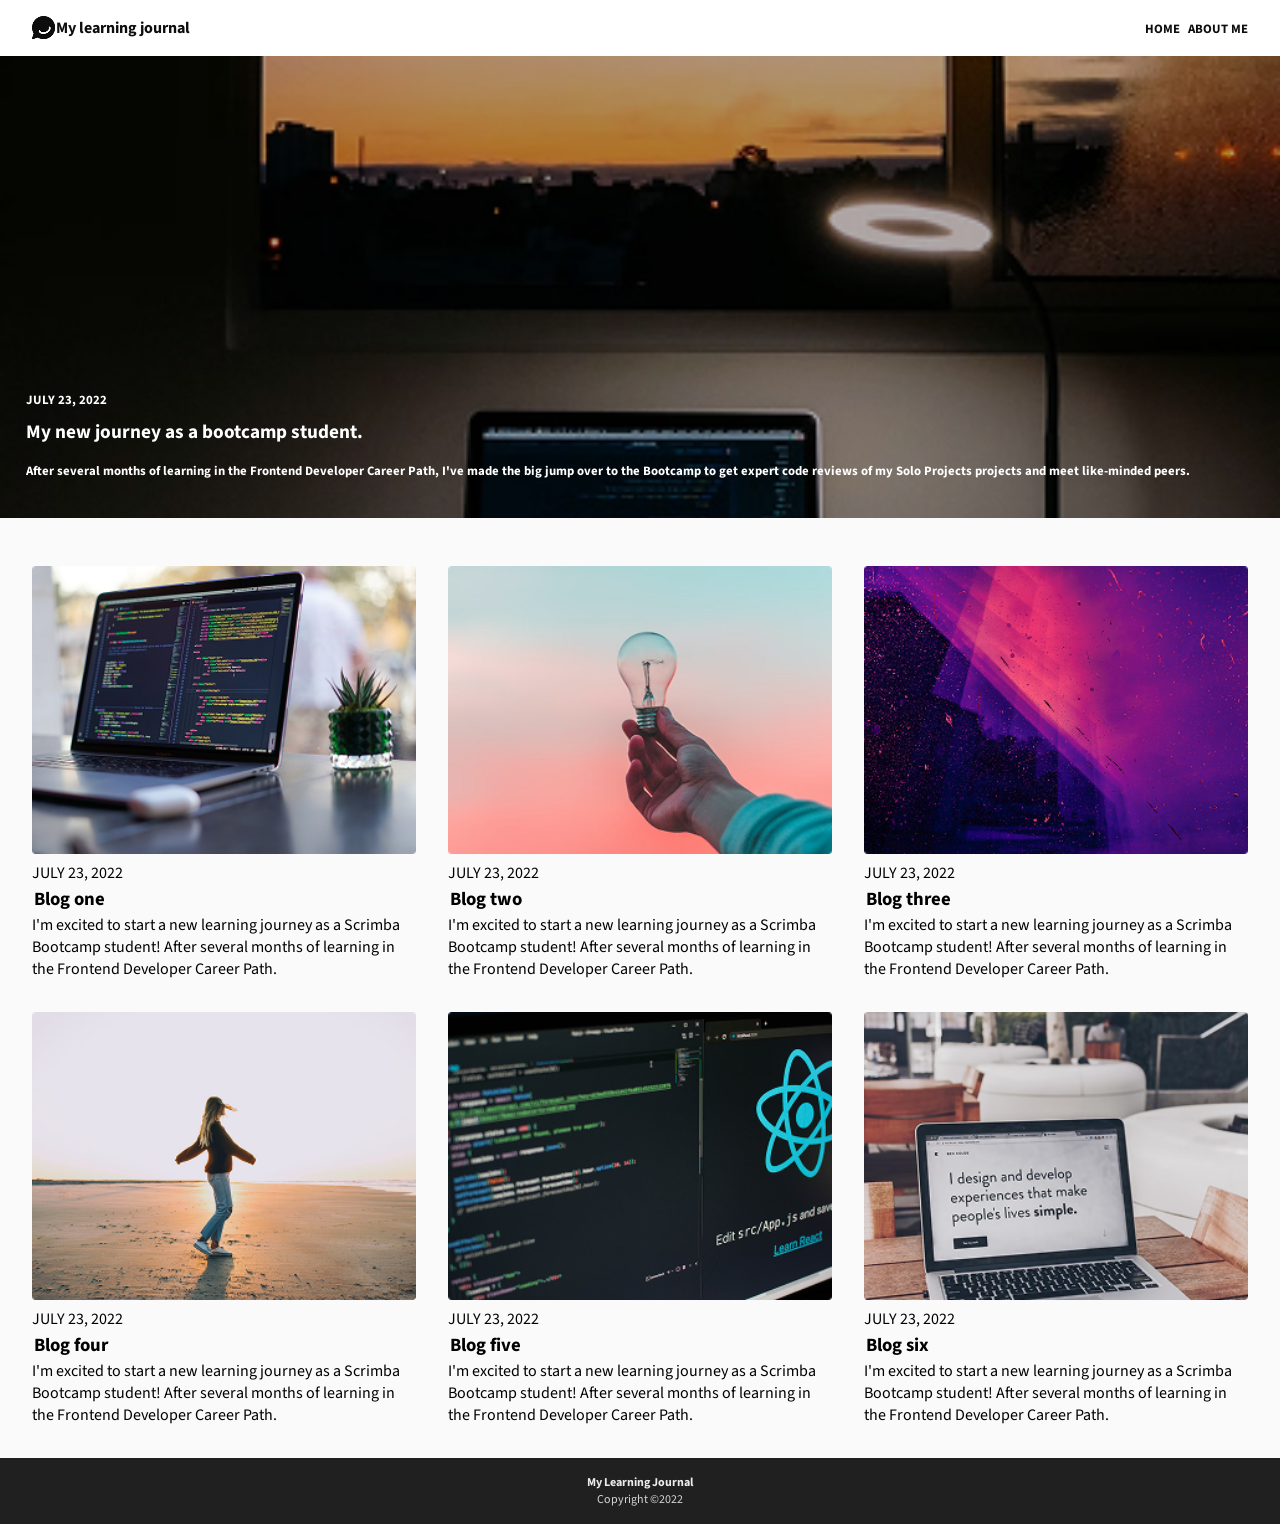
<file: index.html>
<!DOCTYPE html>
<html>
    <head>
        <title>My Learning Journal</title>
        <link rel="stylesheet" href="./css/style.css">
        <meta name="viewport" content="width=device-width, initial-scale=1.0">
        <link 
            rel="preconnect" 
            href="https://fonts.googleapis.com"
        >
        <link 
            rel="preconnect" 
            href="https://fonts.gstatic.com" 
            crossorigin
        >
        <link 
            href="https://fonts.googleapis.com/css2?family=Source+Sans+3:ital,wght@0,200..900;1,200..900&display=swap" 
            rel="stylesheet"
        >
    </head>
    <body class="home">
        <div class="grid-container">
            <header>
                <a 
                href="./index.html" 
                target="_self"
                class="logo"
                >
                    <img src="./images/logo.png" alt="logo img">
                    My learning journal
                </a>
                <nav>
                    <ul>
                        <li><a href="./index.html" target="_self">HOME</a></li>
                        <li><a href="./about-me/index.html" target="_self">ABOUT ME</a></li>
                    </ul>
                </nav>
            </header>
            <main>
                <a 
                    href="./blog/index.html"
                    alt="link to a blog"
                    class="hero-link"    
                >
                    <section class="hero">
                        <p>JULY 23, 2022</p>
                        <h1>My new journey as a bootcamp student.</h1>
                        <p>
                            After several months of learning in the Frontend Developer Career Path,
                            I've made the big jump over to the Bootcamp to get expert code reviews 
                            of my Solo Projects projects and meet like-minded peers.
                        </p>
                    </section>
                </a>
                <section class="blogs">
                    <div class="blog">
                        <img src="./images/Blogs/blog-1-image.png" alt="Blog 1 Image">
                        <p>JULY 23, 2022</p>
                        <h3>Blog one</h3>
                        <p>
                            I'm excited to start a new learning journey as a Scrimba Bootcamp student!
                            After several months of learning in the Frontend Developer Career Path.
                        </p>
                    </div>                
                    <div class="blog">
                        <img src="./images/Blogs/blog-2-image.png" alt="Blog 2 Image">
                        <p class="publication-date">JULY 23, 2022</p>
                        <h3>Blog two</h3>
                        <p>
                            I'm excited to start a new learning journey as a Scrimba Bootcamp student!
                            After several months of learning in the Frontend Developer Career Path.
                        </p>
                    </div>              
                    <div class="blog">
                        <img src="./images/Blogs/blog-3-image.png" alt="Blog Three">
                        <p>JULY 23, 2022</p>
                        <h3>Blog three</h3>
                        <p>
                            I'm excited to start a new learning journey as a Scrimba Bootcamp student!
                            After several months of learning in the Frontend Developer Career Path.
                        </p>
                    </div>                
                    <div class="blog">
                        <img src="./images/Blogs/blog-4-image.png" alt="Blog Four">
                        <p>JULY 23, 2022</p>
                        <h3>Blog four</h3>
                        <p>
                            I'm excited to start a new learning journey as a Scrimba Bootcamp student!
                            After several months of learning in the Frontend Developer Career Path.
                        </p>
                    </div>                
                    <div class="blog">
                        <img src="./images/Blogs/blog-5-image.png" alt="Blog Five">
                        <p>JULY 23, 2022</p>
                        <h3>Blog five</h3>
                        <p>
                            I'm excited to start a new learning journey as a Scrimba Bootcamp student!
                            After several months of learning in the Frontend Developer Career Path.
                        </p>
                    </div>
                    <div class="blog">
                        <img src="./images/Blogs/blog-6-image.png" alt="Blog Six">
                        <p>JULY 23, 2022</p>
                        <h3>Blog six</h3>
                        <p>
                            I'm excited to start a new learning journey as a Scrimba Bootcamp student!
                            After several months of learning in the Frontend Developer Career Path.
                        </p>
                    </div>
                </section>
            </main>
            <footer>
                <p>My Learning Journal</p>
                <p class="copyright">Copyright ©<span id="year">2022</span></p>
            </footer>
        </div>
    </body>
</html>
</file>
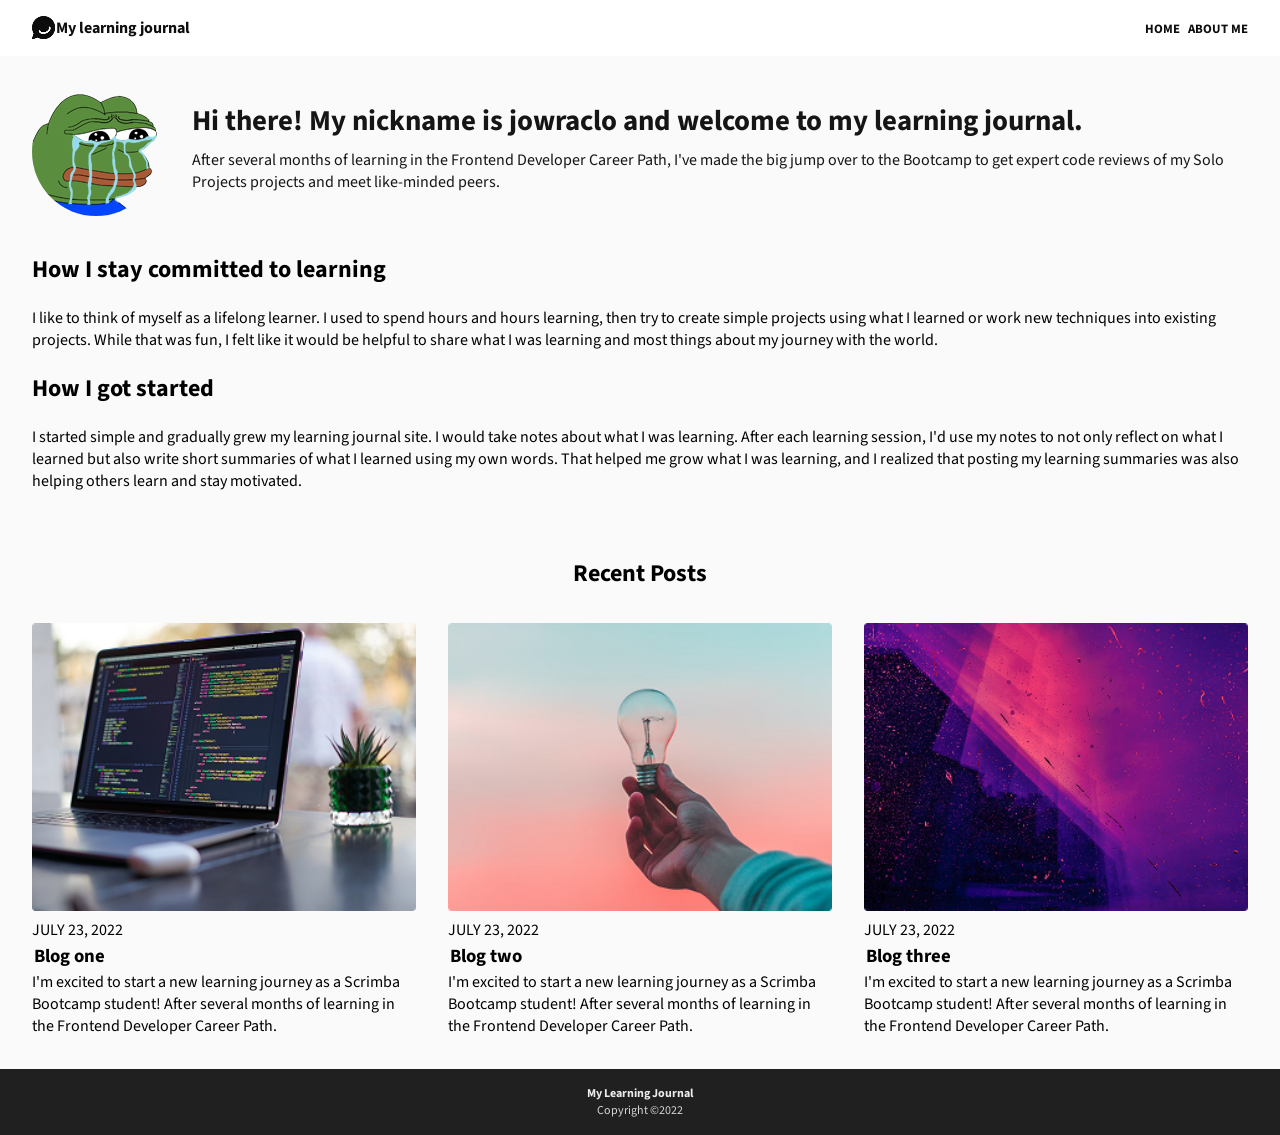
<file: about-me/index.html>
<!DOCTYPE html>
<html>
    <head>
        <title>About Me</title>
        <link rel="stylesheet" href="../css/style.css">
        <meta name="viewport" content="width=device-width, initial-scale=1.0">
        <link 
            rel="preconnect" 
            href="https://fonts.googleapis.com"
        >
        <link 
            rel="preconnect" 
            href="https://fonts.gstatic.com" 
            crossorigin
        >
        <link 
            href="https://fonts.googleapis.com/css2?family=Source+Sans+3:ital,wght@0,200..900;1,200..900&display=swap" 
            rel="stylesheet"
        >
    </head>
    <body class="about-me">
        <div class="grid-container">
            <header>
                <img src="../images/logo.png" alt="learning journal logo">
                <a 
                    href="../index.html" 
                    target="_self"
                    class="logo"
                >
                    My learning journal
                </a>
                <nav>
                    <ul>
                        <li>
                            <a href="../index.html" target="_self">HOME</a>
                        </li>
                        <li>
                            <a href="./index.html">ABOUT ME</a>
                        </li>
                    </ul>
                </nav>
            </header>
            <main>
                <div class="hero">
                    <img src="../images/avatar.png" 
                        alt="An image of a crying pepe frog representing jowraclo's avatar"
                        class="avatar"
                    >
                    <div>
                        <h1>
                            Hi there! My nickname is jowraclo and 
                            welcome to my learning journal.
                        </h1>
                        <p>
                            After several months of learning in the Frontend Developer Career Path, 
                            I've made the big jump over to the Bootcamp to get expert code reviews of 
                            my Solo Projects projects and meet like-minded peers.
                        </p>
                    </div>
                </div>
                <section class="about-me-main">
                    <h2>How I stay committed to learning</h2>
                    <p>
                        I like to think of myself as a lifelong learner. 
                        I used to spend hours and hours learning, 
                        then try to create simple projects using what 
                        I learned or work new techniques into existing projects.
                        While that was fun, I felt like it would be helpful to share what 
                        I was learning and most things about my journey with the world.
                    </p>
                    <h2>How I got started</h2>
                    <p>
                        I started simple and gradually grew my learning journal site. 
                        I would take notes about what I was learning. 
                        After each learning session, I'd use my notes to not only reflect on what
                        I learned but also write short summaries of what I learned using my own words.
                        That helped me grow what I was learning, 
                        and I realized that posting my learning summaries was also 
                        helping others learn and stay motivated.
                    </p>
                </section>
                <section class="blogs">
                    <h2 class="blogs-header">Recent Posts</h2>
                    <div class="blog">
                        <img src="../images/Blogs/blog-1-image.png" alt="Blog 1 Image">
                        <p>JULY 23, 2022</p>
                        <h3>Blog one</h3>
                        <p>
                            I'm excited to start a new learning journey as a Scrimba Bootcamp student!
                            After several months of learning in the Frontend Developer Career Path.
                        </p>
                    </div>                
                    <div class="blog">
                        <img src="../images/Blogs/blog-2-image.png" alt="Blog 2 Image">
                        <p>JULY 23, 2022</p>
                        <h3>Blog two</h3>
                        <p>
                            I'm excited to start a new learning journey as a Scrimba Bootcamp student!
                            After several months of learning in the Frontend Developer Career Path.
                        </p>
                    </div>              
                    <div class="blog">
                        <img src="../images/Blogs/blog-3-image.png" alt="Blog Three">
                        <p>JULY 23, 2022</p>
                        <h3>Blog three</h3>
                        <p>
                            I'm excited to start a new learning journey as a Scrimba Bootcamp student!
                            After several months of learning in the Frontend Developer Career Path.
                        </p>
                    </div>
                </section>
            </main>
            <footer>
                <p>My Learning Journal</p>
                <p class="copyright">Copyright ©<span id="year">2022</span></p>
            </footer>
        </div>
    </body>
</html>
</file>
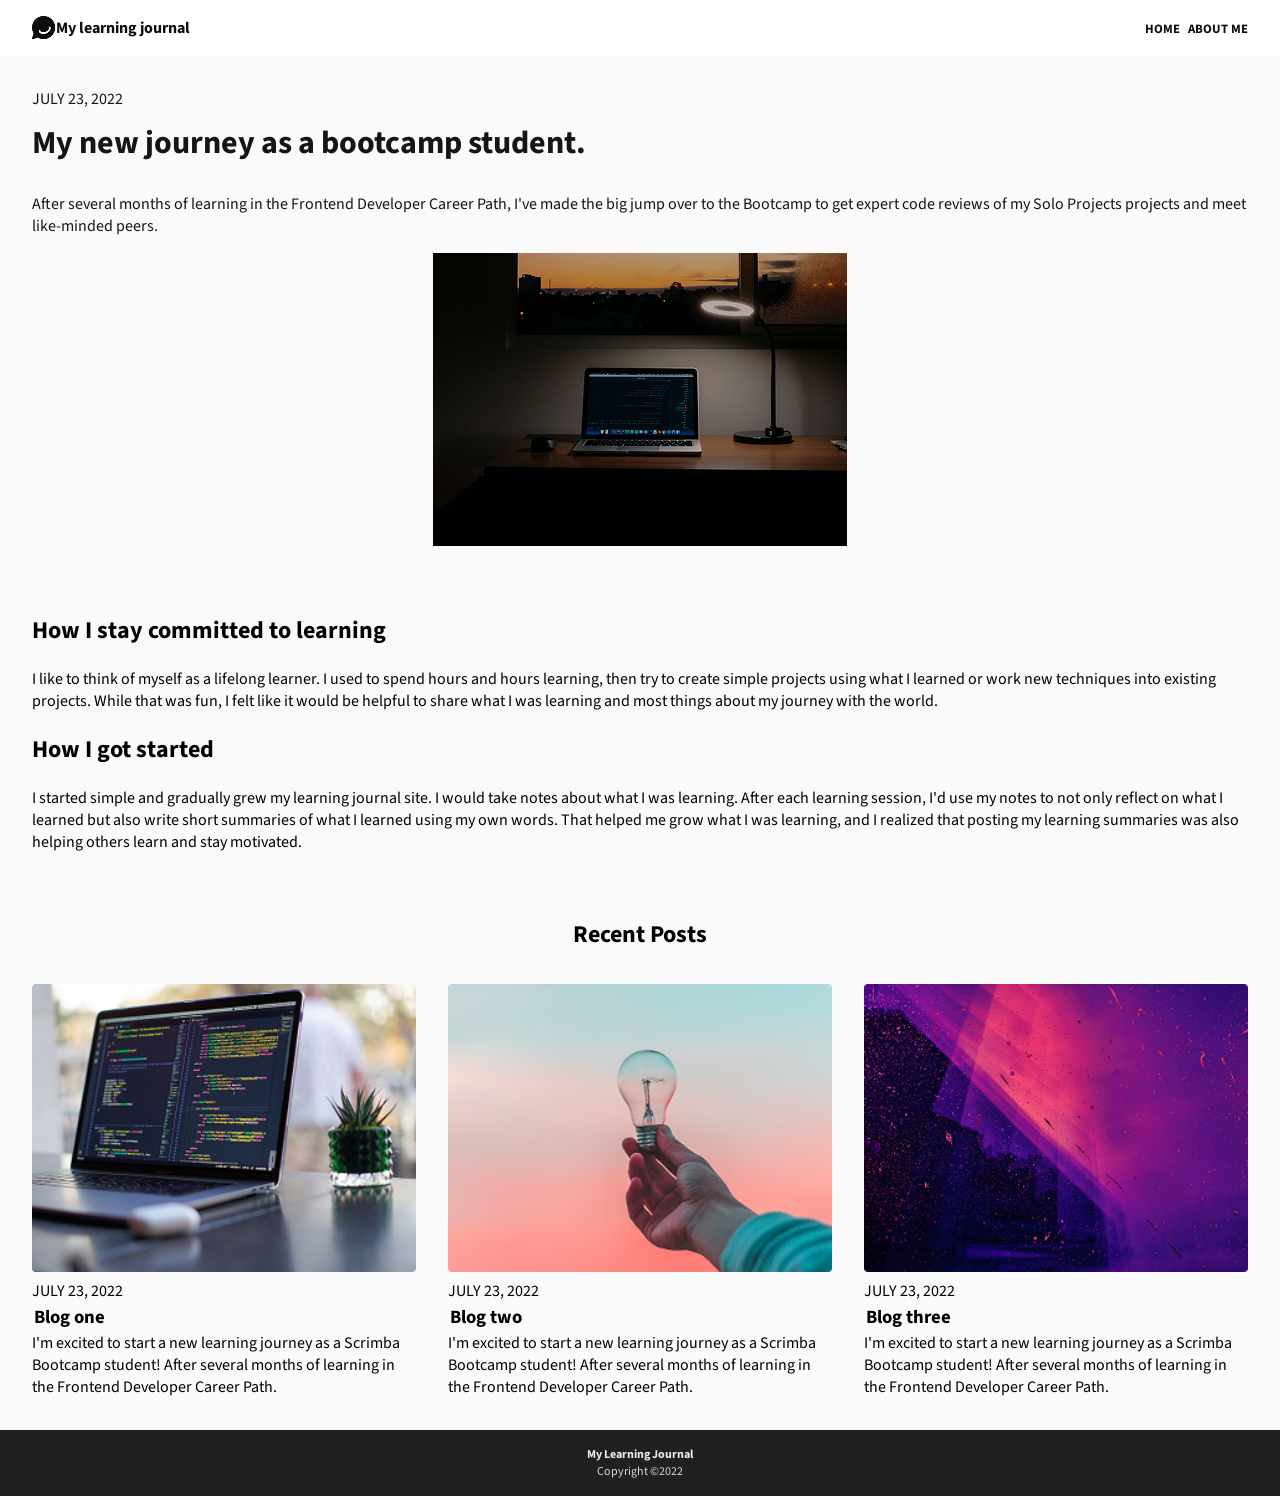
<file: blog/index.html>
<!DOCTYPE html>
<html>
    <head>
        <title>Bootcamp student journey</title>
        <link rel="stylesheet" href="../css/style.css">
        <meta name="viewport" content="width=device-width, initial-scale=1.0">
        <link 
            rel="preconnect" 
            href="https://fonts.googleapis.com"
        >
        <link 
            rel="preconnect" 
            href="https://fonts.gstatic.com" 
            crossorigin
        >
        <link 
            href="https://fonts.googleapis.com/css2?family=Source+Sans+3:ital,wght@0,200..900;1,200..900&display=swap" 
            rel="stylesheet"
        >
    </head>
    <body class="post">
        <div class="grid-container">
            <header>
                <a 
                href="../index.html" 
                target="_self"
                class="logo"
                >
                    <img src="../images/logo.png" alt="learning journal logo">
                    My learning journal
                </a>
                <nav>
                    <ul>
                        <li>
                            <a href="../index.html" target="_self">HOME</a>
                        </li>
                        <li>
                            <a href="../about-me/index.html">ABOUT ME</a>
                        </li>
                    </ul>
                </nav>
            </header>
            <main>
                <div class="hero">
                    <p>JULY 23, 2022</p>
                    <h1>
                        My new journey as a bootcamp student.
                    </h1>
                    <p>
                        After several months of learning in the Frontend Developer Career Path, 
                        I've made the big jump over to the Bootcamp to get expert code reviews of 
                        my Solo Projects projects and meet like-minded peers.
                    </p>
                    <img src="../images/article-image-hero.png" 
                        alt="An image of a desk with a laptop and lamp"
                    >
                </div>
                <section class="article-main">
                    <h2>How I stay committed to learning</h2>
                    <p>
                        I like to think of myself as a lifelong learner. 
                        I used to spend hours and hours learning, 
                        then try to create simple projects using what 
                        I learned or work new techniques into existing projects.
                        While that was fun, I felt like it would be helpful to share what 
                        I was learning and most things about my journey with the world.
                    </p>
                    <h2>How I got started</h2>
                    <p>
                        I started simple and gradually grew my learning journal site. 
                        I would take notes about what I was learning. 
                        After each learning session, I'd use my notes to not only reflect on what
                        I learned but also write short summaries of what I learned using my own words.
                        That helped me grow what I was learning, 
                        and I realized that posting my learning summaries was also 
                        helping others learn and stay motivated.
                    </p>
                </section>
                <section class="blogs">
                    <h2 class="blogs-header">Recent Posts</h2>
                    <div class="blog">
                        <img src="../images/Blogs/blog-1-image.png" alt="Blog 1 Image">
                        <p>JULY 23, 2022</p>
                        <h3>Blog one</h3>
                        <p>
                            I'm excited to start a new learning journey as a Scrimba Bootcamp student!
                            After several months of learning in the Frontend Developer Career Path.
                        </p>
                    </div>                
                    <div class="blog">
                        <img src="../images/Blogs/blog-2-image.png" alt="Blog 2 Image">
                        <p>JULY 23, 2022</p>
                        <h3>Blog two</h3>
                        <p>
                            I'm excited to start a new learning journey as a Scrimba Bootcamp student!
                            After several months of learning in the Frontend Developer Career Path.
                        </p>
                    </div>              
                    <div class="blog">
                        <img src="../images/Blogs/blog-3-image.png" alt="Blog Three">
                        <p>JULY 23, 2022</p>
                        <h3>Blog three</h3>
                        <p>
                            I'm excited to start a new learning journey as a Scrimba Bootcamp student!
                            After several months of learning in the Frontend Developer Career Path.
                        </p>
                    </div>
                </section>
            </main>
            <footer>
                <p>My Learning Journal</p>
                <p class="copyright">Copyright ©<span id="year">2022</span></p>
            </footer>
        </div>
    </body>
</html>
</file>
<file: css/style.css>
*,
*::before,
*::after {
    box-sizing: border-box;
}

html, 
body {
    height: 100%;
}

html, 
body,
.grid-container {
    margin: 0;
    padding: 0;
}

body {
    font-family: "Source Sans 3", sans-serif;
    font-optical-sizing: auto;
    font-weight: 400;
    font-style: normal;
}

.grid-container {
    min-height: 100vh;
    display: grid;
    grid-template-columns: 1fr;
    grid-template-rows: auto 1fr auto;
}

img {
  max-width: 100%;
  display: block;
}

/* header section */
header {
    display: flex;
    flex-direction: row;
    justify-content: start;
    align-items: center;
    margin: 1em;
}

.logo {
    font-size: 1rem;
    display: flex;
    flex-direction: row;
    justify-content: center;
    align-items: center;
    margin: 0 auto 0 0;
    text-decoration: none;
    color: #0E0E0E;
    font-weight: bold;
}

ul {
    display: flex;
    flex-direction: row;
    gap: 0.5em;
    margin: 0 0 0 auto;
    list-style-type: none;
    padding: 0;
}

a {
    font-size: 0.8rem;
    text-decoration: none;
    color: #0E0E0E;
    font-weight: bold;
}

a:hover {
    cursor: pointer;
    color: #6b6b6b;
}

a:active {
    cursor: pointer;
    color: #424242;
}
/* main section */

main {
    background-color: #FAFAFA;
}

/* hero section */
.hero-link {
    display: block;
    text-decoration: none;
    color: inherit;
}

.hero {
    display: flex;
    flex-direction: column;
    justify-content: end;
    align-items: start;
    padding: 4em 2em 1em 1em;
    color: #FFFFFF;
    background-image: url('../images/article-image-hero.png');
    background-size: cover;
}

body.home .hero {
    height: 100%;
}

.hero p,
.hero h1 {
    margin: 0 0 1em 0;
}

.hero h1 {
    line-height: 108.2%;
}

/* about-me hero section */
body.about-me .hero {
    display: flex;
    flex-direction: column;
    justify-content: start;
    align-items: start;
    margin: 1em;
    padding: 0;
    background-image: none;
    color: #151515;
    }

.avatar {
    border-radius: 50%;
}

body.about-me h1 {
    font-size: 1.8em;
    line-height: 108.2%;
    margin: 0.4em 0;
}

/* about-me section */
.about-me-main {
    margin: 3em 1em;
}

/* post hero section */
body.post .hero {
    margin: 1em;
    padding: 0;
    background-image: none;
    color: #151515;
}
body.post .hero img {
    margin: 0 auto;
}
/* post article section */
.article-main {
    margin: 0 1em;
}

/* blogs recent posts version */
body.about-me .blogs,
body.post .blogs {
    margin: 0 1em 1em 1em;
}


/* recent posts header */
.blogs-header {
    text-align: center;
    margin: 0;
}

/* blog section */
.blogs {
    display: grid;
    grid-template-columns: 1fr;
    gap: 1em;
    margin: 2em 1em 1em 1em;
}

.blog {
    display: flex;
    flex-direction: column;
    justify-content: center;
    margin: 0 0 1em 0;
}

.blog img {
    margin: 0 0 0.5em 0;
}

.blog h3 {
    margin: 0.1em;
}

.blog p {
    margin: 0;
}

/* footer section */
footer {
    display: block;
    margin: 0;
    padding: 1em 5em;
    background-color: #202020;
    text-align: center;
}

footer h2,
footer p {
    font-size: 0.75rem;
    margin: 0;
}

footer p {    
    color: #ECECEC;
    font-weight: bold;
}

.copyright {
    color: #D7D7D7;
    font-weight: normal;
}

@media (min-width: 768px) {
    header {
        margin: 1em 2em;
    }

    main {
        display: grid;
        grid-template-rows: 1fr 2fr;
        gap: 1em;
    }
    
    body.about-me main,
    body.post main {
        grid-template-rows: auto;
    }

    /* hero */
    .hero {
        padding: 5em 3em 2em 2em;
    }
    
    /* about-me hero */
    body.about-me .hero {
        display: flex;
        flex-direction: row;
        justify-content: start;
        align-items: center;
        gap: 2em;
        margin: 2em 2em 0 2em;
    }
    
    /* about-me article section */
    .about-me-main {
        margin: 0 2em;
    }

    /* post hero */
    body.post .hero {
        margin: 2em;
    }

    /* post article section    */
    .article-main {
        margin: 0 2em;
    }
    /* blogs */
    .blogs {
        display: grid;
        grid-template-columns: 1fr 1fr 1fr;
        gap: 2em;
        margin: 2em;
    }

    .blog {
        margin: 0;
    }

    /* blogs (recent posts version) */
    body.about-me .blogs,
    body.post .blogs {
        grid-template-columns: repeat(3, 1fr);
        grid-auto-rows: auto;
        margin: 2em;
    }

    .blogs-header {
        grid-column: 1/-1;
    }
}
</file>
